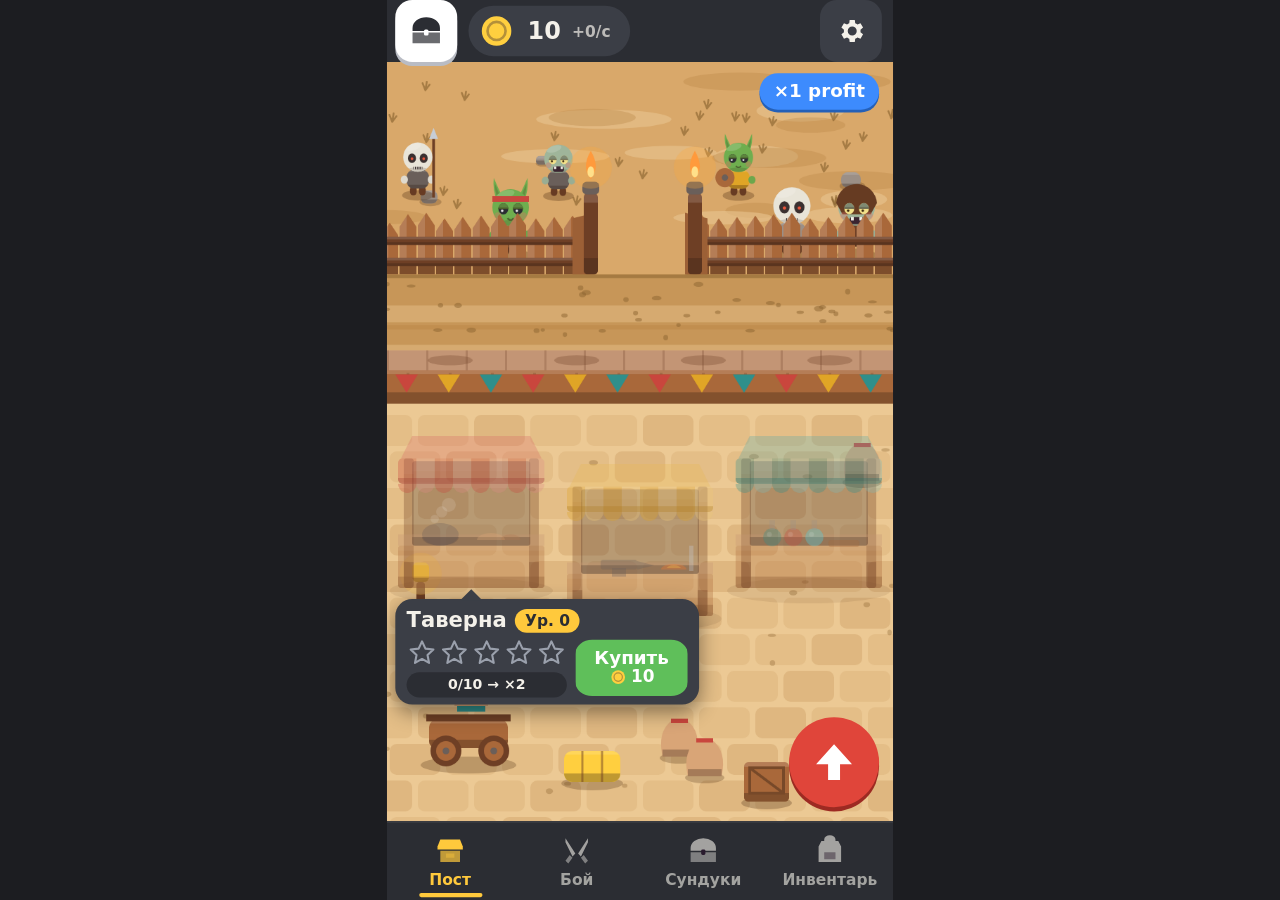
<file: index.html>
<!doctype html>
<html lang="ru">
<head>
<meta charset="utf-8">
<meta name="viewport" content="width=device-width, initial-scale=1, viewport-fit=cover, user-scalable=no">
<meta name="theme-color" content="#2a1b2e">
<title>Застава на Рубеже</title>
<link rel="stylesheet" href="style.css">
</head>
<body>
<div id="viewport">
  <div id="game">
    <canvas id="scene"></canvas>
    <div id="hud"></div>
    <div id="topbar"></div>
    <main id="panel" hidden></main>
    <nav id="tabbar"></nav>
    <div id="toast" role="status" hidden></div>
  </div>
</div>
<script src="config.js"></script>
<script src="strings.ru.js"></script>
<script src="src/format.js"></script>
<script src="src/economy.js"></script>
<script src="src/hold.js"></script>
<script src="src/slots.js"></script>
<script src="src/save.js"></script>
<script src="art/palette.js"></script>
<script src="art/icons.js"></script>
<script src="art/post_art.js"></script>
<script src="art/battle_bg.js"></script>
<script src="art/fx.js"></script>
<script src="src/post.js"></script>
<script src="src/ui.js"></script>
<script src="src/ui_card.js"></script>
<script src="src/settings.js"></script>
<script src="src/main.js"></script>
</body>
</html>
</file>
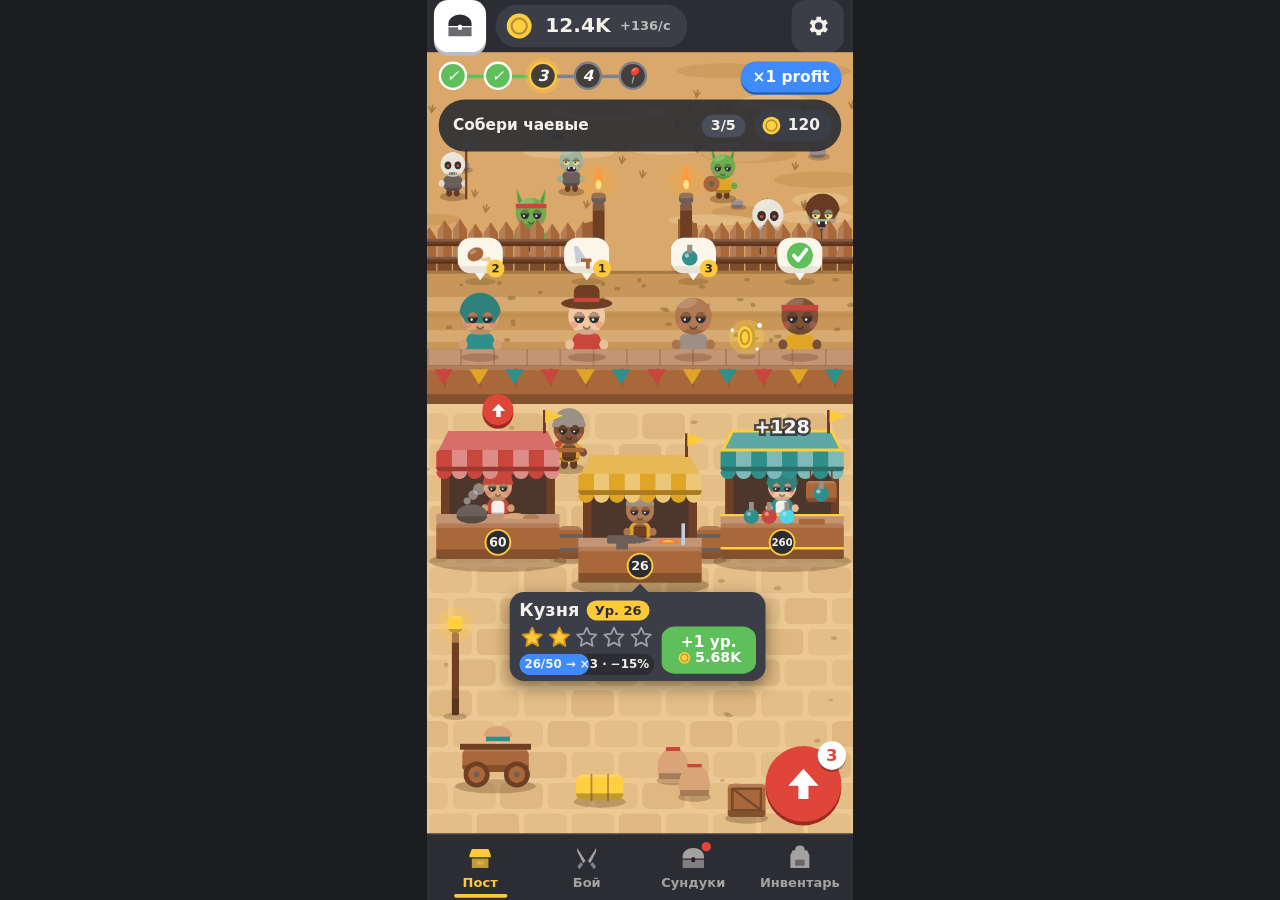
<file: proto/scene.html>
<!doctype html>
<html lang="ru">
<head>
<meta charset="utf-8">
<meta name="viewport" content="width=device-width, initial-scale=1, viewport-fit=cover">
<title>Прототип сцены поста — этап 1.5</title>
<link rel="stylesheet" href="scene.css">
</head>
<body>
<div id="viewport">
  <div id="phone">
    <canvas id="scene" width="360" height="660"></canvas>
    <div id="hud"></div>
  </div>
</div>
<script src="../config.js"></script>
<script src="../strings.ru.js"></script>
<script src="../src/format.js"></script>
<script src="../src/economy.js"></script>
<script src="../src/hold.js"></script>
<script src="../art/palette.js"></script>
<script src="../art/icons.js"></script>
<script src="scene.js"></script>
<script src="hud.js"></script>
<script src="demo.js"></script>
</body>
</html>
</file>
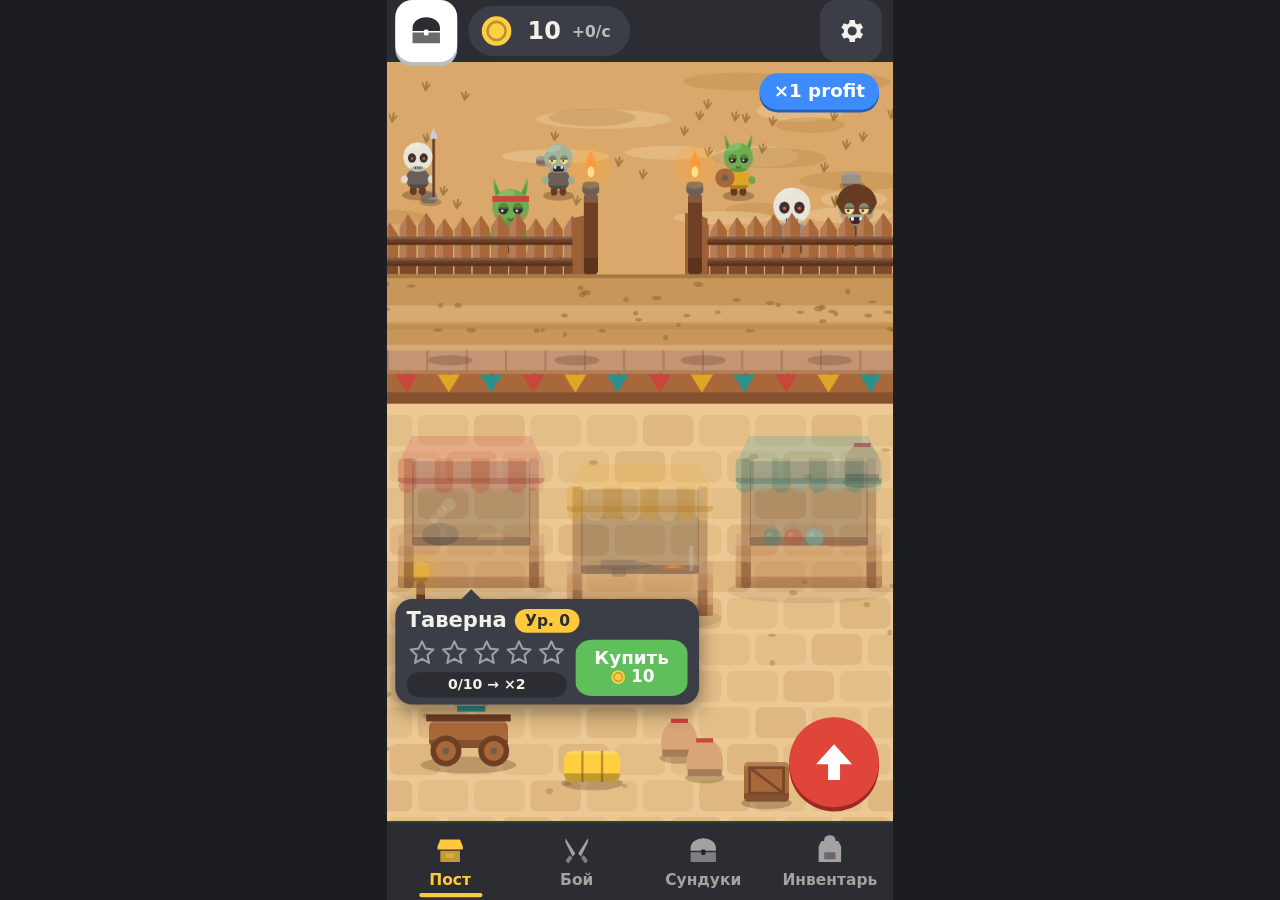
<file: tools/seed.html>
<!doctype html><meta charset="utf-8"><title>seed</title>
<script>
// Dev-страница для скриншотов: записывает сохранение в localStorage и открывает игру.
// /tools/seed.html?preset=mid&open=forge&tab=post
const p = new URLSearchParams(location.search);
const presets = {
  mid:   { coins: 12400, shovels: 3, brave: 7, levels: { tavern: 60, forge: 26, alchemist: 8 } },
  late:  { coins: 1.5e19, shovels: 12, brave: 40, levels: { tavern: 60, forge: 26, alchemist: 260 } },
  fresh: null,
};
const pre = presets[p.get('preset') || 'fresh'];
if (pre) {
  localStorage.setItem('zastava_save', JSON.stringify({
    saveVersion: 1, createdAt: Date.now(), lastSeen: Date.now(),
    res: { coins: pre.coins, shovels: pre.shovels, brave: pre.brave, gems: 0, keys: 0 },
    ui: { tab: p.get('tab') || 'post', battleMode: 'campaign' },
    post: { location: 0, stations: Object.fromEntries(Object.entries(pre.levels).map(([k, v]) => [k, { level: v }])) },
  }));
} else localStorage.removeItem('zastava_save');
const rest = new URLSearchParams(p); rest.delete('preset'); rest.delete('tab');
location.replace('/index.html?' + rest.toString());
</script>
</file>
<file: style.css>
:root {
  --ui-bg: #2b2d33; --ui-panel: #3b3e46; --ui-panel-light: #4a4e58; --ui-text: #f4f1ea; --ui-yellow: #ffc93c; --ui-blue: #3d8bfd;
  --ok: #5fbf5a; --bad: #e0453a; --disabled: #6b6f78;
  --topbar-h: 44px; --tabbar-h: 56px;
}
* { box-sizing: border-box; -webkit-tap-highlight-color: transparent; }
html, body { margin: 0; height: 100%; background: #1c1d21; overflow: hidden; overscroll-behavior: none; }
body { color: var(--ui-text); font: 14px/1.25 system-ui, -apple-system, "Segoe UI", Roboto, sans-serif; user-select: none; -webkit-user-select: none; touch-action: manipulation; }
[hidden] { display: none !important; }
button { font-family: inherit; cursor: pointer; }

#viewport { position: fixed; inset: 0; padding: env(safe-area-inset-top) env(safe-area-inset-right) env(safe-area-inset-bottom) env(safe-area-inset-left); }
#game { position: absolute; left: 50%; top: 50%; width: 360px; height: 640px; transform-origin: center; background: var(--ui-bg); overflow: hidden; }
#scene { position: absolute; left: 0; top: var(--topbar-h); width: 360px; display: block; }
#hud { position: absolute; inset: 0; pointer-events: none; }
#hud > * { pointer-events: auto; }

/* ---------- верхняя зона: Сейф · валюты · настройки ---------- */
#topbar { position: absolute; left: 0; top: 0; width: 100%; height: var(--topbar-h); display: flex; align-items: center; gap: 8px; padding: 0 8px; background: var(--ui-bg); z-index: 6; }
.safe { flex: none; width: 44px; height: 44px; margin-left: -2px; border: 0; border-radius: 12px; background: #fff; color: #2b2d33; display: grid; place-items: center; box-shadow: 0 3px 0 #b9bcc4; }
.safe:active { transform: translateY(2px); box-shadow: 0 1px 0 #b9bcc4; }
.cur-bar { flex: 1; min-width: 0; height: 44px; padding: 0; border: 0; background: transparent; color: var(--ui-text); display: flex; align-items: center; gap: 8px; text-align: left; }
.pill { display: inline-flex; align-items: center; gap: 8px; height: 36px; padding: 0 14px 0 6px; border-radius: 18px; background: var(--ui-panel); font-size: 17px; font-variant-numeric: tabular-nums; white-space: nowrap; }
.pill .val { font-weight: 800; }
.pill .income { font-size: 11px; font-weight: 600; opacity: .7; }
.ico { display: inline-flex; width: 20px; height: 20px; }
.ico svg { width: 20px; height: 20px; display: block; }
.pill .ico, .pill .ico svg { width: 28px; height: 28px; }
.gear { flex: none; width: 44px; height: 44px; border: 0; border-radius: 12px; background: var(--ui-panel); color: var(--ui-text); display: grid; place-items: center; }
.cur-drop { position: absolute; left: 58px; top: 46px; min-width: 230px; padding: 8px 12px; border-radius: 12px; background: var(--ui-panel); box-shadow: 0 6px 18px rgba(0,0,0,.45); }
.cur-drop-title { font-size: 12px; opacity: .7; margin-bottom: 4px; }
.cur-row { display: flex; align-items: center; gap: 8px; padding: 6px 0; }
.cur-row .nm { flex: 1; }
.cur-row .val { font-weight: 700; font-variant-numeric: tabular-nums; }

/* ---------- оверлей поста ---------- */
.upcircle { border-radius: 50%; background: var(--bad); display: grid; place-items: center; box-shadow: 0 3px 0 #9d2a22; }
.stn-up { position: absolute; width: 44px; height: 44px; padding: 0; border: 0; background: transparent; display: grid; place-items: center; }   /* зона нажатия 44×44 */
.stn-up .upcircle { width: 26px; height: 26px; animation: pulse 1.2s ease-in-out infinite; }
.stn-up svg { width: 15px; height: 15px; }
.catalog { position: absolute; right: 10px; bottom: calc(var(--tabbar-h) + 10px); width: 64px; height: 64px; padding: 0; border: 0; }
.catalog > svg { width: 34px; height: 34px; }
.catalog.pulse { animation: pulse 1.2s ease-in-out infinite; }
.catalog .badge { position: absolute; right: -4px; top: -4px; min-width: 24px; height: 24px; padding: 0 6px; border-radius: 12px; background: #fff; color: var(--bad); font-weight: 900; font-size: 14px; display: grid; place-items: center; box-shadow: 0 2px 0 rgba(0,0,0,.25); }
.profit { position: absolute; right: 10px; top: calc(var(--topbar-h) + 8px); height: 26px; padding: 0 10px; display: flex; align-items: center; border-radius: 13px; background: var(--ui-blue); color: #fff; font-weight: 800; font-size: 13px; box-shadow: 0 2px 0 #2460b8; }
@keyframes pulse { 50% { transform: scale(1.08); } }

/* ---------- тултип-карточка станции ---------- */
.card { position: absolute; width: 216px; padding: 6px 8px 5px; border-radius: 12px; background: var(--ui-panel); box-shadow: 0 5px 14px rgba(0,0,0,.45);
  display: grid; grid-template-columns: 1fr 80px; grid-template-rows: auto 22px 18px; column-gap: 6px; row-gap: 3px; }
.card::before { content: ""; position: absolute; top: -7px; left: var(--tail, 50%); margin-left: -8px; border: 8px solid transparent; border-top: 0; border-bottom-color: var(--ui-panel); }
.card h3 { grid-column: 1 / 3; margin: 0; height: 18px; display: flex; align-items: center; gap: 6px; white-space: nowrap; font-size: 15px; }
.card h3 .lv { font-size: 11px; padding: 0 7px; line-height: 17px; border-radius: 9px; background: var(--ui-yellow); color: #2b2d33; font-weight: 800; }
.stars { grid-column: 1; grid-row: 2; display: flex; justify-content: space-between; align-items: center; padding: 0 1px; }   /* только показывают, не нажимаются */
.star svg { display: block; width: 20px; height: 20px; }
.star.next svg { animation: pulse 1.2s ease-in-out infinite; }
.bar { grid-column: 1; grid-row: 3; position: relative; height: 18px; border-radius: 9px; background: var(--ui-bg); overflow: hidden; }
.bar i { position: absolute; left: 0; top: 0; bottom: 0; background: var(--ui-blue); border-radius: 9px; }
.bar span { position: absolute; inset: 0; display: grid; place-items: center; font-size: 10px; font-weight: 800; white-space: nowrap; font-variant-numeric: tabular-nums; }
/* кнопка покупки: зона нажатия 80×44, видимая часть 40 px */
.buy { grid-column: 2; grid-row: 2 / 4; height: 44px; align-self: center; margin: -1px 0; border: 0; border-top: 2px solid transparent; border-bottom: 2px solid transparent; background-clip: padding-box; border-radius: 12px; background-color: var(--ok); color: #fff;
  display: flex; flex-direction: column; align-items: center; justify-content: center; line-height: 1.05; white-space: nowrap; -webkit-touch-callout: none; touch-action: manipulation; }
.buy .b1 { font-size: 13px; font-weight: 900; }
.buy small { font-size: 12px; font-weight: 800; display: flex; align-items: center; gap: 3px; font-variant-numeric: tabular-nums; }
.buy small svg { width: 13px; height: 13px; }
.buy.off { background-color: var(--disabled); color: #d8dbe2; }
.buy.holding { transform: translateY(1px) scale(.97); filter: brightness(1.12); }

/* ---------- панели вкладок-заглушек (Бой, Сундуки, Инвентарь) ---------- */
#panel { position: absolute; left: 0; bottom: var(--tabbar-h); width: 360px; height: 232px; padding: 10px; background: var(--ui-panel); border-radius: 16px 16px 0 0; overflow-y: auto; }
.hint { margin: 0 0 12px; opacity: .8; }
.segment { display: flex; gap: 4px; padding: 4px; margin-bottom: 12px; border-radius: 12px; background: var(--ui-bg); }
.seg-btn { flex: 1; min-height: 44px; border: 0; border-radius: 9px; background: transparent; color: var(--ui-text); font-weight: 600; font-size: 15px; }
.seg-btn.active { background: var(--ui-yellow); color: #2b2d33; }
.btn { min-width: 44px; min-height: 44px; padding: 0 14px; border: 0; border-radius: 12px; background: var(--ui-yellow); color: #2b2d33; font-weight: 700; font-size: 14px; box-shadow: 0 3px 0 #b88f1c; }
.btn:active { transform: translateY(2px); box-shadow: 0 1px 0 #b88f1c; }
.btn.ghost { background: transparent; color: var(--ui-text); box-shadow: inset 0 0 0 2px rgba(244,241,234,.3); }

/* ---------- нижние вкладки ---------- */
#tabbar { position: absolute; left: 0; bottom: 0; width: 100%; height: var(--tabbar-h); display: flex; background: var(--ui-bg); border-top: 1px solid rgba(255,255,255,.08); z-index: 6; }
.tab-btn { position: relative; flex: 1; min-height: 44px; display: flex; flex-direction: column; align-items: center; justify-content: center; gap: 2px; border: 0; background: transparent; color: rgba(244,241,234,.6); font-weight: 600; font-size: 11px; }
.tab-btn.active { color: var(--ui-yellow); }
.tab-btn.active::after { content: ""; position: absolute; left: 25%; right: 25%; bottom: 2px; height: 3px; border-radius: 2px; background: var(--ui-yellow); }
.tab-btn .dot { position: absolute; top: 5px; left: calc(50% + 6px); width: 8px; height: 8px; border-radius: 50%; background: var(--bad); border: 1.5px solid var(--ui-bg); box-sizing: content-box; }

#toast { position: absolute; left: 50%; bottom: calc(var(--tabbar-h) + 84px); transform: translateX(-50%); max-width: 320px; padding: 10px 16px; border-radius: 12px; background: rgba(0,0,0,.82); color: var(--ui-text); text-align: center; z-index: 20; }

/* ---------- настройки (экспорт/импорт) ---------- */
.modal { position: absolute; inset: 0; z-index: 30; display: grid; place-items: center; padding: 16px; background: rgba(0,0,0,.6); }
.modal-box { width: 100%; padding: 16px; border-radius: 16px; background: var(--ui-panel); }
.modal-box h2 { margin: 0 0 8px; font-size: 18px; }
.save-text { width: 100%; margin: 4px 0 12px; padding: 8px; border: 0; border-radius: 10px; background: var(--ui-bg); color: var(--ui-text); font: 12px ui-monospace, Consolas, monospace; resize: none; user-select: text; -webkit-user-select: text; }
.modal-row { display: flex; gap: 8px; }
.modal-row .btn { flex: 1; padding: 0 8px; }

@media (prefers-reduced-motion: reduce) { * { transition: none !important; animation: none !important; } }
</file>
<file: proto/scene.css>
:root { --ui-bg: #2b2d33; --ui-panel: #3b3e46; --ui-panel-light: #4a4e58; --ui-text: #f4f1ea; --ui-yellow: #ffc93c; --ui-blue: #3d8bfd; --ok: #5fbf5a; --bad: #e0453a; --disabled: #6b6f78; }
* { box-sizing: border-box; -webkit-tap-highlight-color: transparent; }
html, body { margin: 0; height: 100%; background: #1c1d21; overflow: hidden; }
body { color: var(--ui-text); font: 14px/1.25 system-ui, -apple-system, "Segoe UI", Roboto, sans-serif; user-select: none; }
#viewport { position: fixed; inset: 0; }
#phone { position: absolute; left: 50%; top: 50%; width: 360px; height: 760px; transform-origin: center; background: var(--ui-bg); overflow: hidden; }
#scene { position: absolute; left: 0; top: 44px; width: 360px; height: 660px; display: block; }
#hud { position: absolute; inset: 0; pointer-events: none; }
#hud > * { pointer-events: auto; }
button { font-family: inherit; cursor: pointer; }

/* верхняя полоса */
.topbar { position: absolute; left: 0; top: 0; width: 100%; height: 44px; display: flex; align-items: center; gap: 8px; padding: 0 8px; background: var(--ui-bg); }
.safe { width: 44px; height: 44px; margin-left: -2px; border: 0; border-radius: 12px; background: #fff; color: #2b2d33; display: grid; place-items: center; box-shadow: 0 3px 0 #b9bcc4; }
.pills { flex: 1; display: flex; gap: 8px; }
.pill { display: inline-flex; align-items: center; gap: 8px; height: 36px; padding: 0 14px 0 6px; border-radius: 18px; background: var(--ui-panel); font-weight: 800; font-size: 17px; font-variant-numeric: tabular-nums; }
.pill .ico svg { width: 28px; height: 28px; display: block; }
.pill small { font-size: 11px; font-weight: 600; opacity: .7; }
.gear { width: 44px; height: 44px; border: 0; border-radius: 12px; background: var(--ui-panel); color: var(--ui-text); display: grid; place-items: center; }

/* квесты и значок прибыли */
.quest-nodes { position: absolute; left: 10px; top: 52px; display: flex; align-items: center; gap: 0; }
.qn { width: 24px; height: 24px; border-radius: 50%; background: rgba(43,45,51,.85); border: 2px solid #7d818c; display: grid; place-items: center; color: #fff; font-size: 13px; font-weight: 800; }
.qn.done { background: var(--ok); border-color: #fff; }
.qn.cur { border-color: var(--ui-yellow); box-shadow: 0 0 0 3px rgba(255,201,60,.35); }
.qn.pin { background: rgba(43,45,51,.85); border-color: #7d818c; }
.ql { width: 14px; height: 3px; background: #7d818c; }
.ql.done { background: var(--ok); }
.profit { position: absolute; right: 10px; top: 52px; height: 26px; padding: 0 10px; display: flex; align-items: center; border-radius: 13px; background: var(--ui-blue); color: #fff; font-weight: 800; font-size: 13px; box-shadow: 0 2px 0 #2460b8; }
.quest-pill { position: absolute; left: 10px; right: 10px; top: 84px; height: 44px; display: flex; align-items: center; gap: 8px; padding: 0 8px 0 12px; border-radius: 22px; background: rgba(43,45,51,.9); }
.quest-pill .qt { flex: 1; min-width: 0; font-size: 13px; font-weight: 700; white-space: nowrap; overflow: hidden; text-overflow: ellipsis; }
.quest-pill .qp { font-size: 12px; font-weight: 800; padding: 2px 8px; border-radius: 10px; background: var(--ui-panel-light); }
.quest-pill .qr { display: flex; align-items: center; gap: 4px; padding: 3px 10px 3px 4px; border-radius: 14px; background: var(--ui-panel); font-weight: 800; font-size: 13px; }
.quest-pill .qr svg { width: 20px; height: 20px; display: block; }

/* красные кнопки со стрелкой */
.upcircle { border-radius: 50%; background: var(--bad); display: grid; place-items: center; box-shadow: 0 3px 0 #9d2a22; }
.catalog { position: absolute; right: 10px; bottom: 66px; width: 64px; height: 64px; border: 0; animation: pulse 1.2s ease-in-out infinite; }
.catalog svg { width: 34px; height: 34px; }
.catalog .badge { position: absolute; right: -4px; top: -4px; min-width: 24px; height: 24px; padding: 0 6px; border-radius: 12px; background: #fff; color: var(--bad); font-weight: 900; font-size: 14px; display: grid; place-items: center; box-shadow: 0 2px 0 rgba(0,0,0,.25); }
.stn-up { position: absolute; width: 44px; height: 44px; padding: 0; border: 0; background: transparent; display: grid; place-items: center; }
.stn-up .upcircle { width: 26px; height: 26px; animation: pulse 1.2s ease-in-out infinite; }
.stn-up svg { width: 15px; height: 15px; }
@keyframes pulse { 50% { transform: scale(1.08); } }

/* карточка станции: узкий плавающий тултип (216 px), хвостик к станции */
.card { position: absolute; width: 216px; padding: 6px 8px 5px; border-radius: 12px; background: var(--ui-panel); box-shadow: 0 5px 14px rgba(0,0,0,.45);
  display: grid; grid-template-columns: 1fr 80px; grid-template-rows: auto 22px 18px; column-gap: 6px; row-gap: 3px; }
.card::before { content: ""; position: absolute; top: -7px; left: var(--tail, 50%); margin-left: -8px; border: 8px solid transparent; border-top: 0; border-bottom-color: var(--ui-panel); }
.card h3 { grid-column: 1 / 3; margin: 0; height: 18px; display: flex; align-items: center; gap: 6px; white-space: nowrap; font-size: 15px; }
.card h3 .lv { font-size: 11px; padding: 0 7px; line-height: 17px; border-radius: 9px; background: var(--ui-yellow); color: #2b2d33; font-weight: 800; }
/* звёзды рубежей — одна строка без подписей (значения — в строке прогресса) */
.stars { grid-column: 1; grid-row: 2; display: flex; justify-content: space-between; align-items: center; padding: 0 1px; }
.star svg { display: block; width: 20px; height: 20px; }
.star.next svg { animation: pulse 1.2s ease-in-out infinite; }
.bar { grid-column: 1; grid-row: 3; position: relative; height: 18px; border-radius: 9px; background: var(--ui-bg); overflow: hidden; }
.bar i { position: absolute; left: 0; top: 0; bottom: 0; background: var(--ui-blue); border-radius: 9px; }
.bar span { position: absolute; inset: 0; display: grid; place-items: center; font-size: 10px; font-weight: 800; white-space: nowrap; font-variant-numeric: tabular-nums; }
/* кнопка покупки: 80×44 (зона нажатия), видимая часть 40 px */
.buy { grid-column: 2; grid-row: 2 / 4; position: relative; overflow: hidden; height: 44px; align-self: center; margin: -1px 0; border: 0; border-top: 2px solid transparent; border-bottom: 2px solid transparent; background-clip: padding-box; border-radius: 12px; background-color: var(--ok); color: #fff; display: flex; flex-direction: column; align-items: center; justify-content: center; line-height: 1.05; white-space: nowrap; user-select: none; -webkit-touch-callout: none; touch-action: manipulation; }
.buy .b1 { font-size: 13px; font-weight: 900; }
.buy small { font-size: 12px; font-weight: 800; display: flex; align-items: center; gap: 3px; }
.buy small svg { width: 13px; height: 13px; }
.buy.off { background-color: var(--disabled); color: #d8dbe2; }
.buy.holding { transform: translateY(1px) scale(.97); filter: brightness(1.12); }

/* нижняя панель */
.tabbar { position: absolute; left: 0; bottom: 0; width: 100%; height: 56px; display: flex; background: var(--ui-bg); border-top: 1px solid rgba(255,255,255,.08); }
.tab { position: relative; flex: 1; border: 0; background: transparent; color: rgba(244,241,234,.6); display: flex; flex-direction: column; align-items: center; justify-content: center; gap: 2px; font-size: 11px; font-weight: 600; }
.tab.on { color: var(--ui-yellow); }
.tab.on::after { content: ""; position: absolute; left: 25%; right: 25%; bottom: 2px; height: 3px; border-radius: 2px; background: var(--ui-yellow); }
.tab .dot { position: absolute; top: 5px; left: calc(50% + 6px); width: 8px; height: 8px; border-radius: 50%; background: var(--bad); border: 1.5px solid var(--ui-bg); box-sizing: content-box; }
</file>
